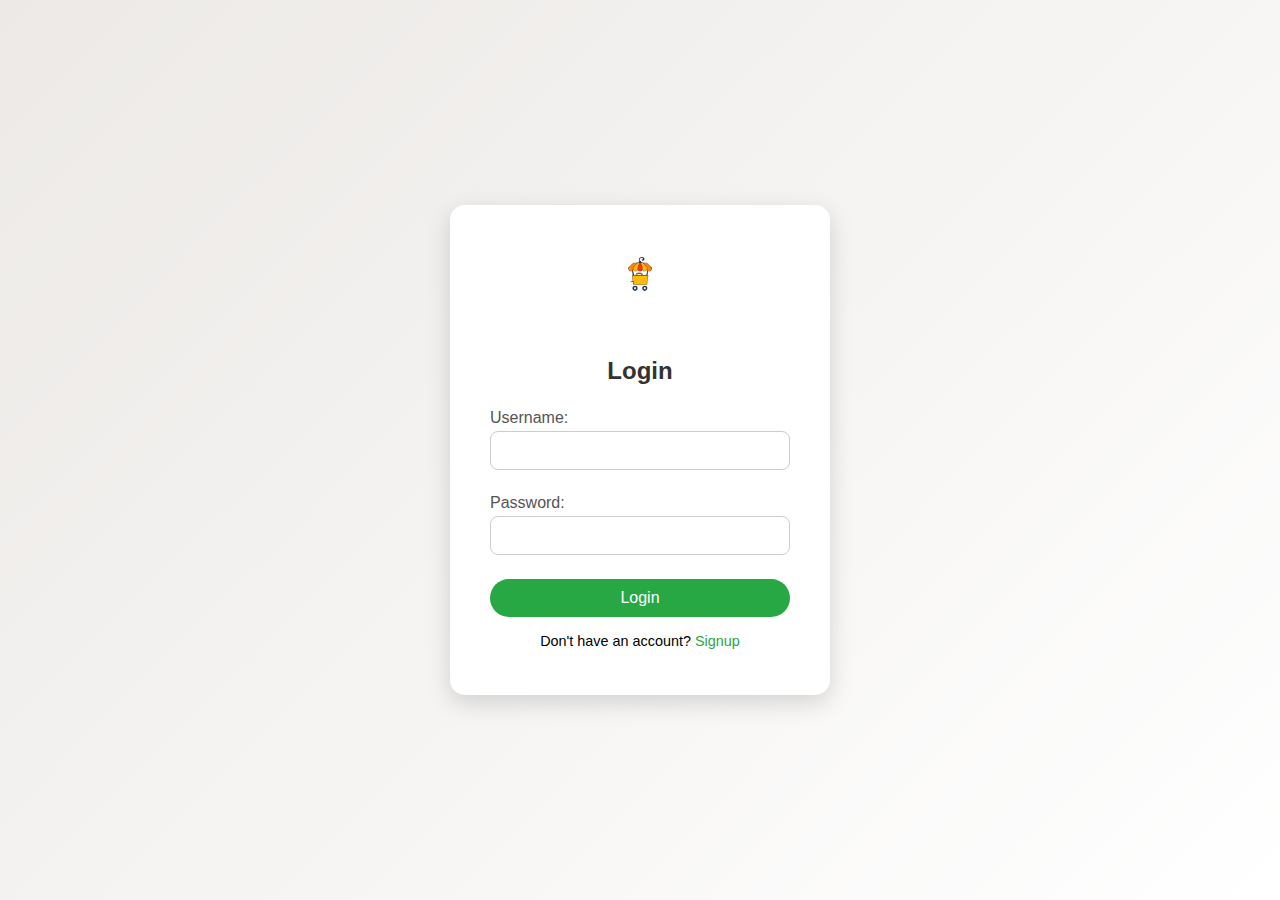
<file: index.html>
<!DOCTYPE html>
<html lang="en">
<head>
  <meta charset="UTF-8">
  <title>Simple E-Commerce</title>
  <link rel="stylesheet" href="style.css">
</head>
<body>
  <script>
    const user = JSON.parse(localStorage.getItem('loggedInUser'));
    if (!user) {
    // Not logged in? Redirect to login page
       window.location.href = 'login.html';
    }
  </script>

 <header>
  <img src="logo2.jpg" alt="Logo" class="logo">
  <h1 class="title">E_Shop</h1>
  <div class="header-right">
    <div class="cart">
      🛒 Cart: <span id="cart-count">0</span> items - $<span id="cart-total">0.00</span>
    </div>
    <button class="logout-btn" onclick="logout()">Logout</button>
  </div>
 </header>

  <div class="entrepreneur-navbar" class="center-buttons" style="display: none;" id="entrepreneur-navbar">
    <button id="add-product-btn">➕ Add Product</button>
    <button id="view-orders-btn">📦 View Orders</button>
    <button id="download-csv-btn">⬇️ Download Orders</button>
  </div>


  <!-- Modal for Orders -->
  <div id="orders-modal" class="modal">
    <div class="modal-content">
      <span class="close" onclick="closeOrdersModal()">&times;</span>
      <h2>Client Orders</h2>
      <div id="orders-list"></div>
      <div id="order-details" style="margin-top: 1rem;"></div>
    </div>
  </div>


  <main>
    <div class="product-list" id="product-list">
      <!-- Products will load here -->
    </div>
  </main>

  
  <div id="order-modal" class="modal">
    <div class="modal-content">
      <span class="close" onclick="closeOrderModal()">&times;</span>
      <h2>Confirm Your Order</h2>
      <form id="order-form">
        <label>Quantity:</label>
        <input type="number" id="order-quantity" min="1" required>

        <label>Address:</label>
        <input type="text" id="order-address" required>

        <label>Phone Number:</label>
        <input type="text" id="order-phone" required>

        <input type="hidden" id="order-product-id">
        <button type="submit">Place Order</button>
      </form>
    </div>
  </div>

  <script src="script.js"></script>

</body>
</html>
</file>
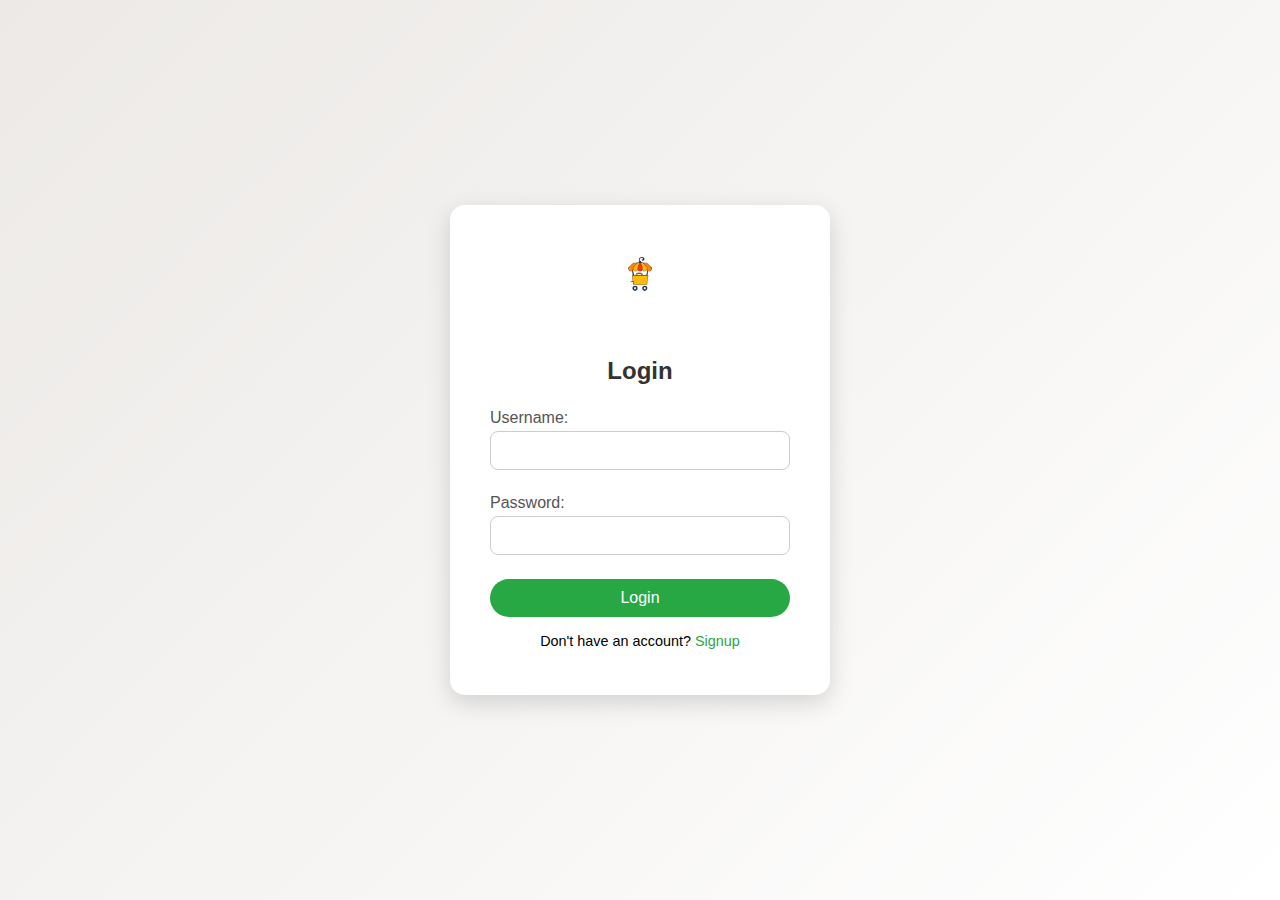
<file: admin.html>
<!DOCTYPE html>
<html lang="en">
<head>
  <meta charset="UTF-8" />
  <title>Admin Panel</title>
  <link rel="stylesheet" href="style.css" />
</head>
<body>

  <header>
    <img src="logo2.jpg" alt="Logo" class="logo" />
    <h1 class="title">Admin Panel</h1>
    <div class="header-right">
      <button class="logout-btn" onclick="logout()">Logout</button>
    </div>
  </header>

  <div class="admin-navbar">
    <button onclick="showUsers('client')">👥 Clients</button>
    <button onclick="showUsers('entrepreneur')">🧑‍💼 Entrepreneurs</button>
    <button onclick="showProducts()">📦 Products</button>
    <button onclick="downloadOrders()">⬇️ Download Orders</button>
  </div>

  <main>
    <div id="admin-data" class="admin-data"></div>
  </main>

  <script src="admin.js"></script>
</body>
</html>
</file>
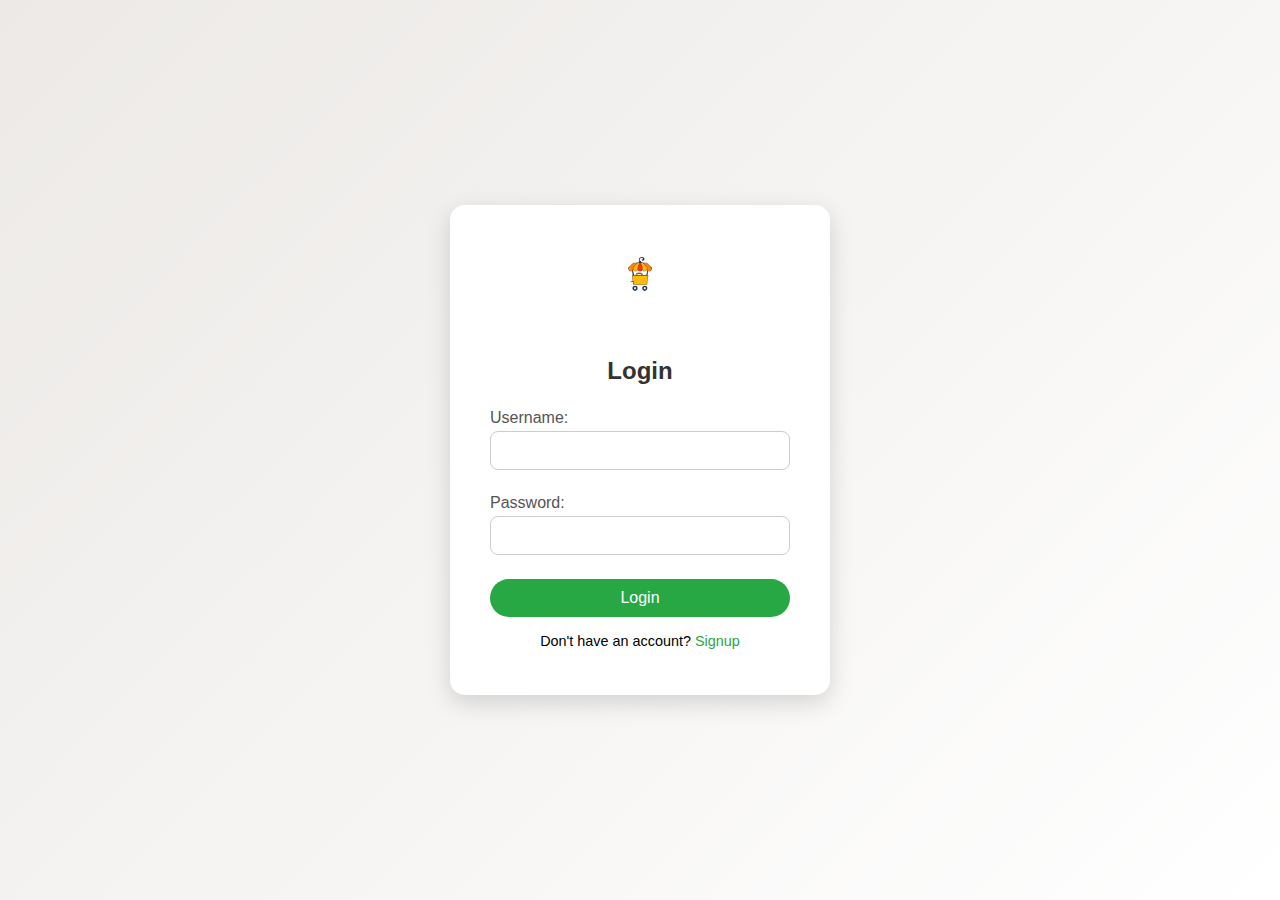
<file: entrepreneur.html>
<!DOCTYPE html>
<html lang="en">
<head>
  <meta charset="UTF-8">
  <title>Entrepreneur Dashboard</title>
  <link rel="stylesheet" href="style.css">
</head>
<body class="auth-body">
  <div class="auth-container">
    <h2>Add a Product</h2>
    <form id="product-form">
      <label>Title:</label>
      <input type="text" id="product-title" required>

      <label>Price:</label>
      <input type="number" id="product-price" required>

      <label>Image URL:</label>
      <input type="text" id="product-image" required>

      <label>Description:</label>
      <textarea id="product-description" rows="3" required></textarea>

      <label>Video URL (optional):</label>
      <input type="text" id="product-video">

      <button type="submit">Add Product</button>
    </form>

    <p><a href="index.html">← Back to Shop</a></p>
  </div>

  <script>
    const user = JSON.parse(localStorage.getItem('loggedInUser'));

    // Redirect if not entrepreneur
    if (!user || user.role !== 'entrepreneur') {
      alert("Unauthorized access. Redirecting to login.");
      window.location.href = "login.html";
    }

    const form = document.getElementById("product-form");

    form.addEventListener("submit", function(e) {
      e.preventDefault();

      const title = document.getElementById("product-title").value;
      const price = parseFloat(document.getElementById("product-price").value);
      const image = document.getElementById("product-image").value;
      const description = document.getElementById("product-description").value;
      const video = document.getElementById("product-video").value;

    // ✅ Include the product owner
      const product = {
        title,
        price,
        image,
        description,
        video,
        owner: user.username
      };

      const existingProducts = JSON.parse(localStorage.getItem("products") || "[]");
      existingProducts.push(product);
      localStorage.setItem("products", JSON.stringify(existingProducts));

      alert("✅ Product added successfully!");
      window.location.href = "index.html";
    });
  </script>

</body>
</html>
</file>
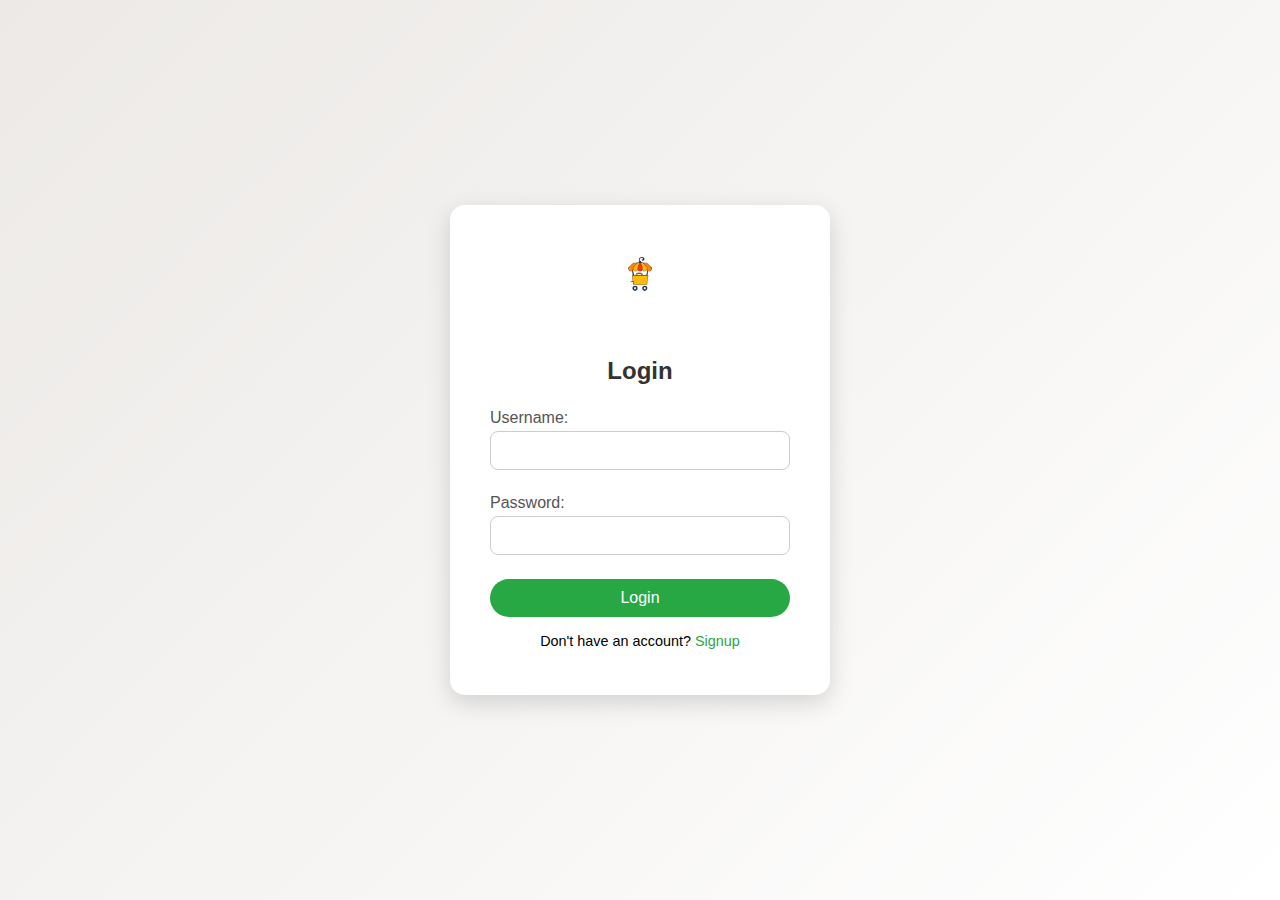
<file: login.html>
<!DOCTYPE html> 
<html lang="en">
<head>
  <meta charset="UTF-8">
  <title>Login</title>
  <link rel="stylesheet" href="style.css">
</head>
<body class="auth-body">

  <script>
     const user = JSON.parse(localStorage.getItem('loggedInUser'));
     if (user) {
       window.location.href = 'index.html';
     }
  </script>

  <div class="auth-container">
    <img src="logo2.jpg" alt="Logo" class="login-logo">
    <h2>Login</h2>
    <form id="login-form">
      <label>Username:</label>
      <input type="text" id="login-username" required>

      <label>Password:</label>
      <input type="password" id="login-password" required>

      <button type="submit">Login</button>
    </form>

    <p>Don't have an account? <a href="signup.html">Signup</a></p>
  </div>

  <script src="auth.js"></script>
</body>
</html>
</file>
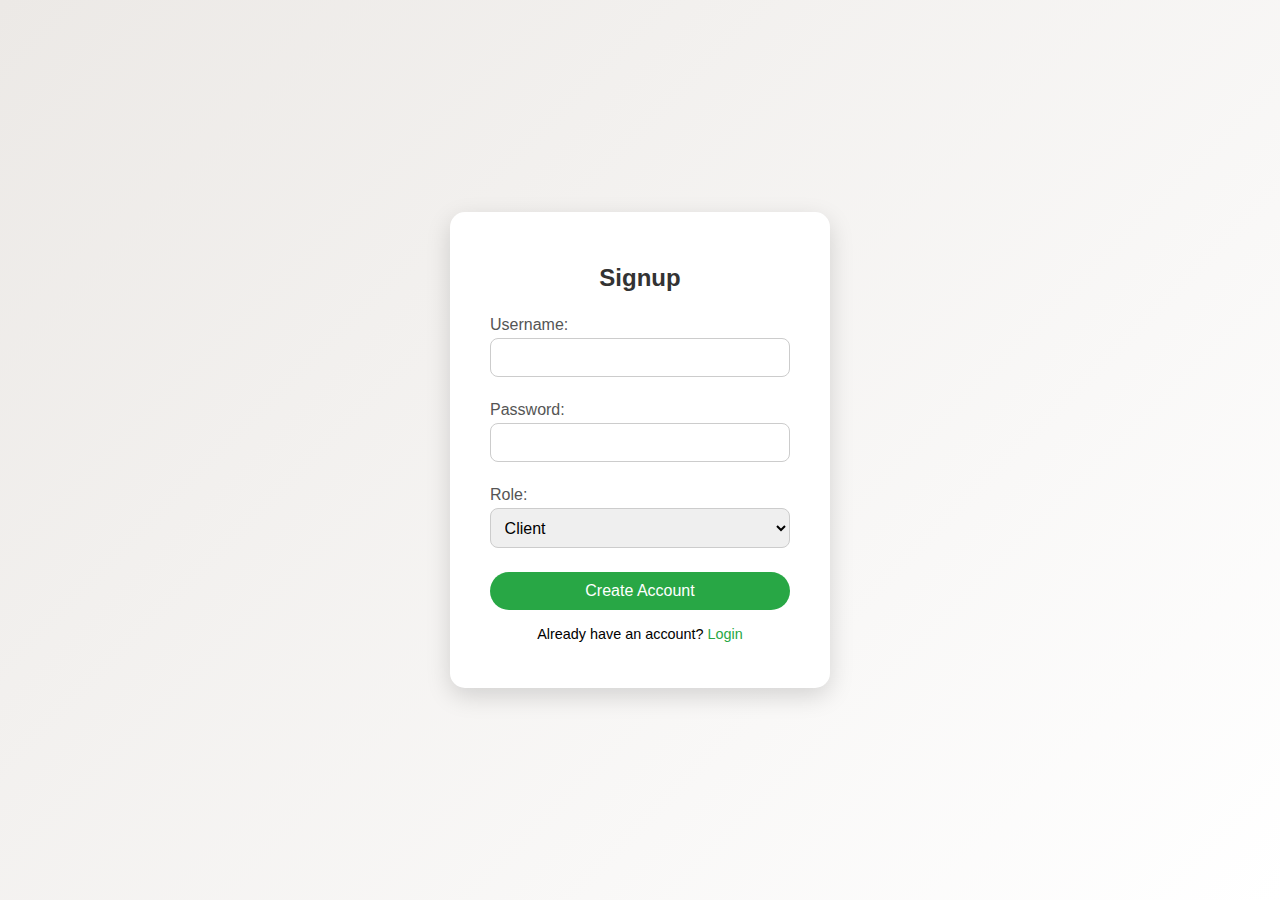
<file: signup.html>
<!DOCTYPE html>
<html lang="en">
<head>
  <meta charset="UTF-8">
  <title>Signup</title>
  <link rel="stylesheet" href="style.css">
</head>
<body class="auth-body">

  <script>
    const user = JSON.parse(localStorage.getItem('loggedInUser'));
    if (user) {
      window.location.href = 'index.html';
    }
  </script>

  <div class="auth-container">
    <h2>Signup</h2>
    <form id="signup-form">
      <label>Username:</label>
      <input type="text" id="signup-username" required>

      <label>Password:</label>
      <input type="password" id="signup-password" required>

      <label>Role:</label>
      <select id="signup-role" required>
        <option value="client">Client</option>
        <option value="entrepreneur">Entrepreneur</option>
      </select>

      <button type="submit">Create Account</button>
    </form>

    <p>Already have an account? <a href="login.html">Login</a></p>
  </div>

  <script src="auth.js"></script>
</body>
</html>
</file>
<file: style.css>
body {
    font-family: Arial, sans-serif;
    margin: 0;
    padding: 0;
  }
  
  header {
    background-color: #222;
    color: white;
    padding: 1rem;
    display: flex;
    justify-content: space-between;
    align-items: center;
  }
  
  .product img {
  width: 100%;
  height: 150px;
  object-fit: cover;
  border-radius: 8px;
  }

  .product-list {
    display: flex;
    justify-content: center;
    flex-wrap: wrap;
    margin: 2rem;
    gap: 1rem;
  }
  
  .product {
    border: 1px solid #ccc;
    padding: 1rem;
    width: 200px;
    text-align: center;
    border-radius: 10px;
    transition: transform 0.2s;
  }
  
  .product:hover {
    transform: scale(1.05);
  }
  
  button {
    background-color: #28a745;
    color: white;
    border: none;
    padding: 0.5rem 1rem;
    margin-top: 0.5rem;
    cursor: pointer;
    border-radius: 5px;
  }
  
  button:hover {
    background-color: #218838;
  }
  .logo {
  height: 50px;
  width: 50px;
  object-fit: cover;
  border-radius: 50%;
}

header {
  position: relative;
  background-color: #222;
  color: white;
  padding: 1rem;
  display: flex;
  align-items: center;
  justify-content: space-between;
}

.title {
  position: absolute;
  left: 50%;
  transform: translateX(-50%);
  font-size: 1.5rem;
  font-weight: bold;
  margin: 0;
}

.header-right {
  display: flex;
  align-items: center;
  gap: 1rem;
}

.logout-btn {
  background-color: #28a745;
  color: white;
  border: none;
  padding: 0.4rem 1rem;
  border-radius: 999px; /* Capsule shape */
  cursor: pointer;
  font-size: 0.9rem;
}

.logout-btn:hover {
  background-color: #28a745;
}
/* Auth Page Styles */
.auth-body {
  display: flex;
  justify-content: center;
  align-items: center;
  height: 100vh;
  background: linear-gradient(135deg, #ece9e6, #ffffff);
  font-family: Arial, sans-serif;
}

.auth-container {
  background-color: white;
  padding: 2rem 2.5rem;
  border-radius: 15px;
  box-shadow: 0 8px 24px rgba(0, 0, 0, 0.15);
  width: 300px;
  text-align: center;
}

.auth-container h2 {
  margin-bottom: 1rem;
  color: #333;
}

.auth-container form {
  display: flex;
  flex-direction: column;
}

.auth-container label {
  margin: 0.5rem 0 0.25rem;
  text-align: left;
  color: #555;
}

.auth-container input,
.auth-container select {
  padding: 0.6rem;
  margin-bottom: 1rem;
  border: 1px solid #ccc;
  border-radius: 8px;
  font-size: 1rem;
}

.auth-container button {
  padding: 0.6rem;
  border: none;
  background-color: #28a745;
  color: white;
  border-radius: 999px;
  font-size: 1rem;
  cursor: pointer;
  transition: background-color 0.3s ease;
}

.auth-container button:hover {
  background-color: #28a745;
}

.auth-container p {
  margin-top: 1rem;
  font-size: 0.9rem;
}

.auth-container a {
  color: #28a745;
  text-decoration: none;
}

.auth-container a:hover {
  text-decoration: underline;
}
.product-detail {
  max-width: 600px;
  margin: 3rem auto;
  padding: 2rem;
  background: #fff;
  border-radius: 12px;
  box-shadow: 0 0 12px rgba(0, 0, 0, 0.1);
  text-align: center;
}

.product-detail img {
  margin: 1rem 0;
}

.product-detail button {
  background-color: #28a745;
  color: white;
  border: none;
  padding: 0.5rem 1.2rem;
  border-radius: 8px;
  font-size: 1rem;
  cursor: pointer;
}

.product-detail button:hover {
  background-color: #28a745;
}
.modal {
  display: none;
  position: fixed;
  z-index: 1000;
  left: 0; top: 0;
  width: 100%;
  height: 100%;
  overflow: auto;
  background-color: rgba(0,0,0,0.5);
}

.modal-content {
  background-color: white;
  margin: 10% auto;
  padding: 2rem;
  width: 90%;
  max-width: 400px;
  border-radius: 12px;
  position: relative;
}

.modal-content h2 {
  margin-top: 0;
}

.modal-content input {
  width: 100%;
  padding: 0.6rem;
  margin-bottom: 1rem;
  border: 1px solid #ccc;
  border-radius: 8px;
}

.modal-content button {
  width: 100%;
  padding: 0.7rem;
  background-color: #28a745;
  color: white;
  border: none;
  border-radius: 8px;
  font-size: 1rem;
}

.modal-content .close {
  position: absolute;
  top: 10px;
  right: 15px;
  font-size: 1.5rem;
  cursor: pointer;
}
#add-product-btn {
  background-color: #28a745;
  color: white;
  border: none;
  padding: 0.6rem 1.2rem;
  border-radius: 8px;
  font-size: 1rem;
  cursor: pointer;
  transition: background-color 0.3s ease;
}

#add-product-btn:hover {
  background-color: #28a745;
}
#orders-list button {
  display: block;
  width: 100%;
  margin: 0.5rem 0;
  padding: 0.5rem;
  background-color: #f0f0f0;
  border: none;
  cursor: pointer;
  text-align: left;
  border-radius: 6px;
}

#order-details {
  background-color: #fafafa;
  padding: 1rem;
  border-radius: 6px;
  border: 1px solid #ccc;
}
/* ✅ Make the order client buttons green */
#orders-list button {
  background-color: #28a745 !important;
  color: white;
  font-weight: bold;
}

/* ✅ Adjust 'View Orders' button to match 'Add Product' button */
#view-orders-btn {
  background-color: #28a745;
  color: white;
  border: none;
  padding: 0.6rem 1.2rem;
  border-radius: 8px;
  font-size: 1rem;
  cursor: pointer;
  transition: background-color 0.3s ease;
}

#view-orders-btn:hover {
  background-color: #28a745;
}
.login-logo {
  width: 80px;
  height: 80px;
  object-fit: cover;
  border-radius: 50%;
  margin-bottom: 1rem;
}
#add-product-btn,
#view-orders-btn,
#download-csv-btn {
  background-color: #28a745;
  color: white;
  border: none;
  padding: 0.6rem 1.2rem;
  border-radius: 8px;
  font-size: 1rem;
  cursor: pointer;
  transition: background-color 0.3s ease;
  margin-left: 0.5rem;
}

#add-product-btn:hover,
#view-orders-btn:hover,
#download-csv-btn:hover {
  background-color: #218838;
}
.entrepreneur-navbar {
  display: flex;
  justify-content: flex-end;
  gap: 1rem;
  padding: 1rem;
  margin-top: 0.5rem;
  margin-right: 1rem;
}

.entrepreneur-navbar button {
  background-color: #28a745;
  color: white;
  border: none;
  padding: 0.6rem 1.2rem;
  border-radius: 8px;
  font-size: 1rem;
  cursor: pointer;
  transition: background-color 0.3s ease;
}

.entrepreneur-navbar button:hover {
  background-color: #218838;
}
/* Center navbar and equal button size */
.navbar {
  display: flex;
  justify-content: center;
  gap: 1rem;
  margin: 1.5rem 0;
}

#add-product-btn,
#view-orders-btn,
#download-csv-btn {
  background-color: #28a745;
  color: white;
  border: none;
  padding: 0.6rem 1.2rem;
  border-radius: 8px;
  font-size: 1rem;
  cursor: pointer;
  min-width: 180px;
  text-align: center;
}

#add-product-btn:hover,
#view-orders-btn:hover,
#download-csv-btn:hover {
  background-color: #218838;
}
/* Center the entrepreneur button group in the middle of the page */
.center-buttons {
  position: absolute;
  top: 50%;
  left: 50%;
  transform: translate(-50%, -50%);
  display: flex;
  flex-direction: column;
  align-items: center;
  gap: 1rem;
}

/* Make all three buttons same size and styled */
#add-product-btn,
#view-orders-btn,
#download-csv-btn {
  background-color: #28a745;
  color: white;
  border: none;
  padding: 0.7rem 1.5rem;
  border-radius: 8px;
  font-size: 1rem;
  cursor: pointer;
  min-width: 220px;
  text-align: center;
  transition: background-color 0.3s ease;
}

#add-product-btn:hover,
#view-orders-btn:hover,
#download-csv-btn:hover {
  background-color: #218838;
}
.admin-navbar {
  display: flex;
  justify-content: center;
  gap: 1rem;
  margin: 1.5rem 0;
}

.admin-navbar button {
  background-color: #28a745;
  color: white;
  border: none;
  padding: 0.6rem 1.2rem;
  border-radius: 8px;
  font-size: 1rem;
  cursor: pointer;
  transition: background-color 0.3s ease;
}

.admin-navbar button:hover {
  background-color: #218838;
}

.admin-data {
  max-width: 600px;
  margin: 0 auto;
  padding: 1rem;
  background: #fff;
  border-radius: 10px;
  box-shadow: 0 0 10px rgba(0,0,0,0.1);
}
</file>
